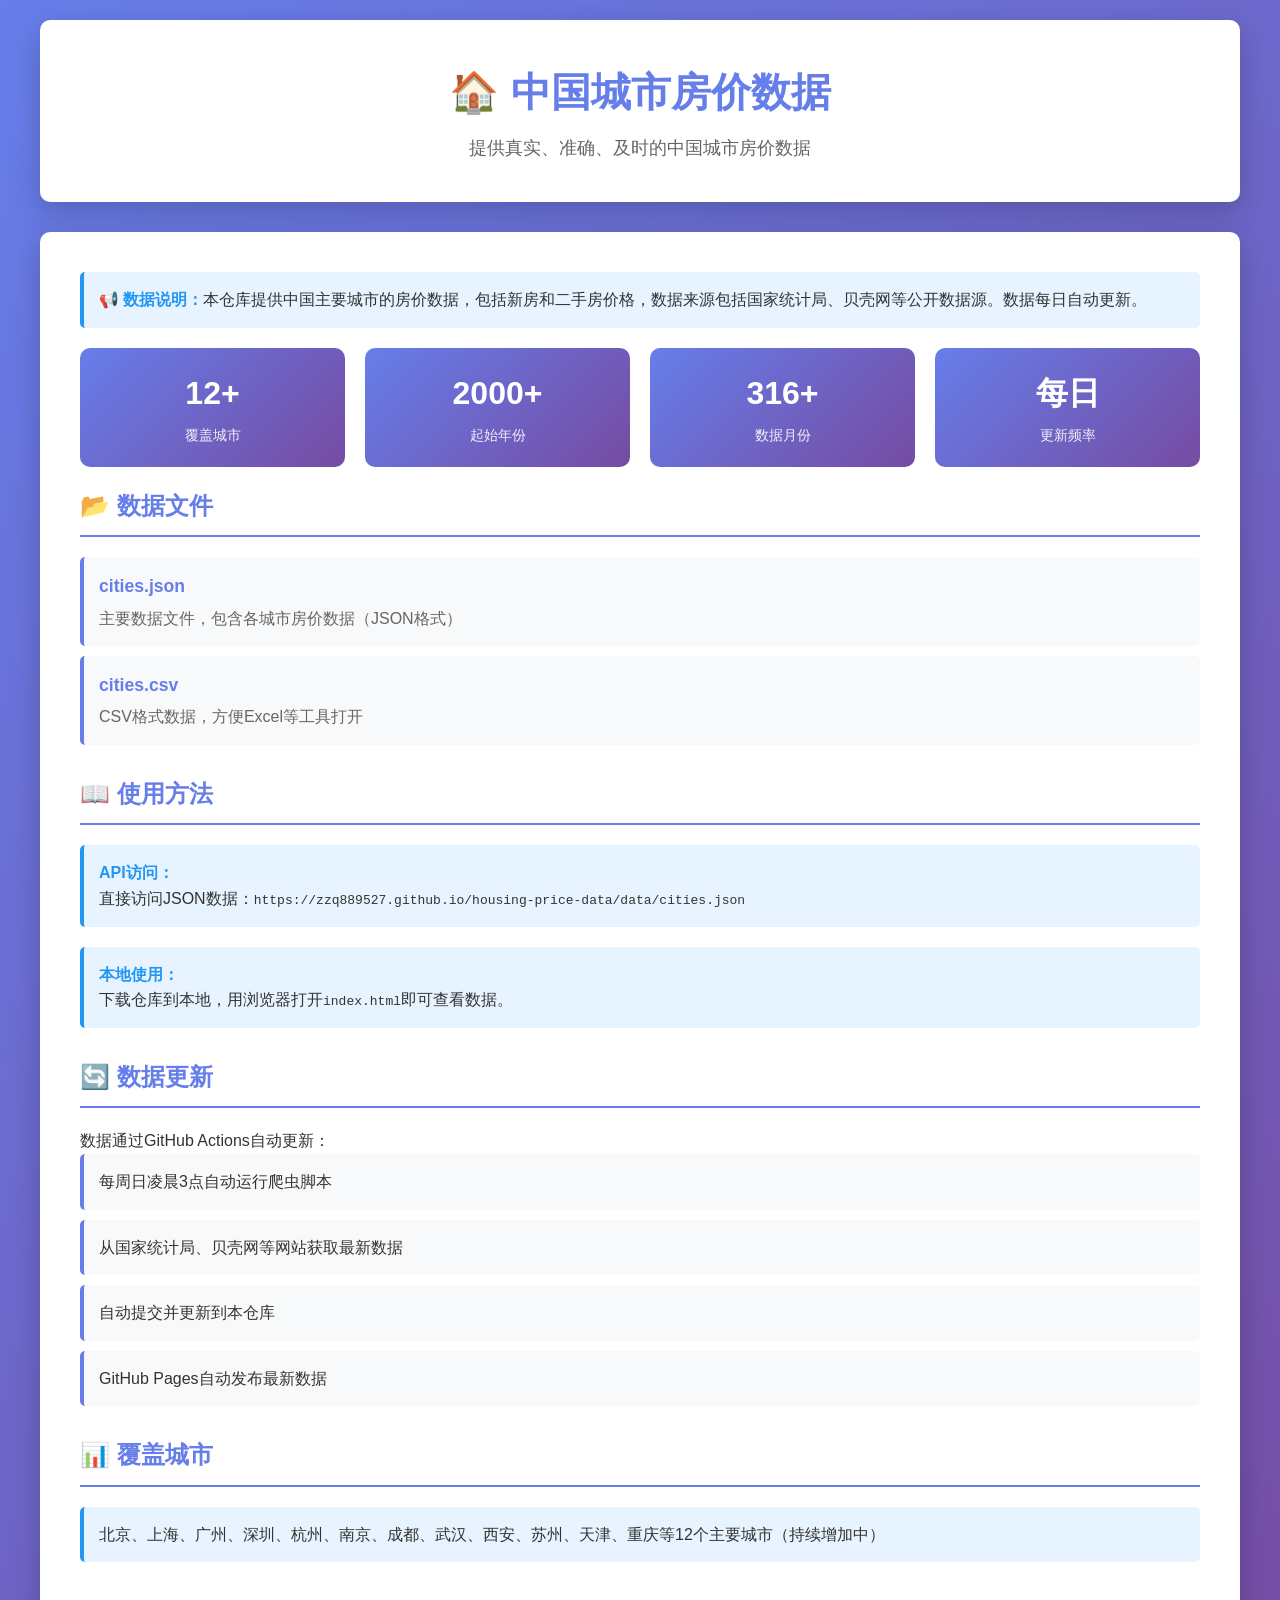
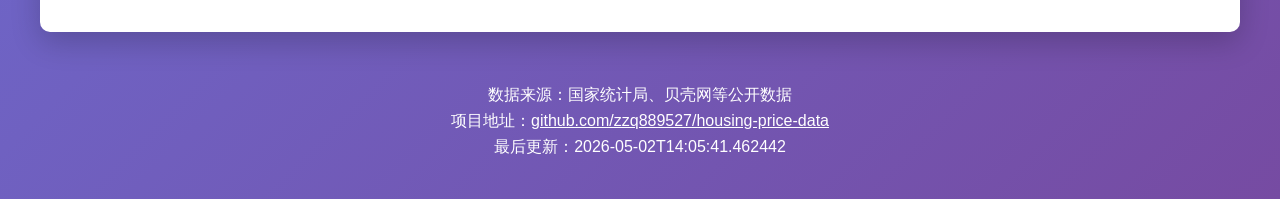
<file: index.html>
<!DOCTYPE html>
<html lang="zh-CN">
<head>
    <meta charset="UTF-8">
    <meta name="viewport" content="width=device-width, initial-scale=1.0">
    <title>中国城市房价数据 - Housing Price Data</title>
    <style>
        * {
            margin: 0;
            padding: 0;
            box-sizing: border-box;
        }
        body {
            font-family: -apple-system, BlinkMacSystemFont, "Segoe UI", Roboto, "Helvetica Neue", Arial, sans-serif;
            line-height: 1.6;
            color: #333;
            background: linear-gradient(135deg, #667eea 0%, #764ba2 100%);
            min-height: 100vh;
            padding: 20px;
        }
        .container {
            max-width: 1200px;
            margin: 0 auto;
        }
        .header {
            background: white;
            padding: 40px;
            border-radius: 10px;
            box-shadow: 0 10px 30px rgba(0,0,0,0.2);
            margin-bottom: 30px;
            text-align: center;
        }
        .header h1 {
            color: #667eea;
            font-size: 2.5em;
            margin-bottom: 10px;
        }
        .header p {
            color: #666;
            font-size: 1.1em;
        }
        .content {
            background: white;
            padding: 40px;
            border-radius: 10px;
            box-shadow: 0 10px 30px rgba(0,0,0,0.2);
            margin-bottom: 30px;
        }
        .data-section {
            margin-bottom: 30px;
        }
        .data-section h2 {
            color: #667eea;
            border-bottom: 2px solid #667eea;
            padding-bottom: 10px;
            margin-bottom: 20px;
        }
        .file-list {
            list-style: none;
        }
        .file-list li {
            padding: 15px;
            background: #f8f9fa;
            margin-bottom: 10px;
            border-radius: 5px;
            border-left: 4px solid #667eea;
        }
        .file-list li a {
            color: #667eea;
            text-decoration: none;
            font-weight: bold;
            font-size: 1.1em;
        }
        .file-list li a:hover {
            text-decoration: underline;
        }
        .file-list li p {
            color: #666;
            margin-top: 5px;
        }
        .info-box {
            background: #e7f3ff;
            border-left: 4px solid #2196F3;
            padding: 15px;
            margin-bottom: 20px;
            border-radius: 5px;
        }
        .info-box strong {
            color: #2196F3;
        }
        .footer {
            text-align: center;
            color: white;
            padding: 20px;
        }
        .footer a {
            color: white;
            text-decoration: underline;
        }
        .stats {
            display: grid;
            grid-template-columns: repeat(auto-fit, minmax(200px, 1fr));
            gap: 20px;
            margin: 20px 0;
        }
        .stat-card {
            background: linear-gradient(135deg, #667eea 0%, #764ba2 100%);
            color: white;
            padding: 20px;
            border-radius: 10px;
            text-align: center;
        }
        .stat-card .number {
            font-size: 2em;
            font-weight: bold;
            margin-bottom: 5px;
        }
        .stat-card .label {
            font-size: 0.9em;
            opacity: 0.9;
        }
    </style>
</head>
<body>
    <div class="container">
        <div class="header">
            <h1>🏠 中国城市房价数据</h1>
            <p>提供真实、准确、及时的中国城市房价数据</p>
        </div>

        <div class="content">
            <div class="info-box">
                <strong>📢 数据说明：</strong>本仓库提供中国主要城市的房价数据，包括新房和二手房价格，数据来源包括国家统计局、贝壳网等公开数据源。数据每日自动更新。
            </div>

            <div class="stats">
                <div class="stat-card">
                    <div class="number">12+</div>
                    <div class="label">覆盖城市</div>
                </div>
                <div class="stat-card">
                    <div class="number">2000+</div>
                    <div class="label">起始年份</div>
                </div>
                <div class="stat-card">
                    <div class="number">316+</div>
                    <div class="label">数据月份</div>
                </div>
                <div class="stat-card">
                    <div class="number">每日</div>
                    <div class="label">更新频率</div>
                </div>
            </div>

            <div class="data-section">
                <h2>📂 数据文件</h2>
                <ul class="file-list">
                    <li>
                        <a href="data/cities.json">cities.json</a>
                        <p>主要数据文件，包含各城市房价数据（JSON格式）</p>
                    </li>
                    <li>
                        <a href="data/cities.csv">cities.csv</a>
                        <p>CSV格式数据，方便Excel等工具打开</p>
                    </li>
                </ul>
            </div>

            <div class="data-section">
                <h2>📖 使用方法</h2>
                <div class="info-box">
                    <strong>API访问：</strong><br>
                    直接访问JSON数据：<code>https://zzq889527.github.io/housing-price-data/data/cities.json</code>
                </div>
                <div class="info-box">
                    <strong>本地使用：</strong><br>
                    下载仓库到本地，用浏览器打开<code>index.html</code>即可查看数据。
                </div>
            </div>

            <div class="data-section">
                <h2>🔄 数据更新</h2>
                <p>数据通过GitHub Actions自动更新：</p>
                <ul class="file-list">
                    <li>每周日凌晨3点自动运行爬虫脚本</li>
                    <li>从国家统计局、贝壳网等网站获取最新数据</li>
                    <li>自动提交并更新到本仓库</li>
                    <li>GitHub Pages自动发布最新数据</li>
                </ul>
            </div>

            <div class="data-section">
                <h2>📊 覆盖城市</h2>
                <div class="info-box">
                    北京、上海、广州、深圳、杭州、南京、成都、武汉、西安、苏州、天津、重庆等12个主要城市（持续增加中）
                </div>
            </div>
        </div>

        <div class="footer">
            <p>数据来源：国家统计局、贝壳网等公开数据</p>
            <p>项目地址：<a href="https://github.com/zzq889527/housing-price-data">github.com/zzq889527/housing-price-data</a></p>
            <p>最后更新：<span id="lastUpdate">加载中...</span></p>
        </div>
    </div>

    <script>
        // 获取最后更新时间
        fetch('data/cities.json')
            .then(response => response.json())
            .then(data => {
                if (data.meta && data.meta.last_updated) {
                    document.getElementById('lastUpdate').textContent = data.meta.last_updated;
                } else {
                    document.getElementById('lastUpdate').textContent = '未知';
                }
            })
            .catch(error => {
                document.getElementById('lastUpdate').textContent = '获取失败';
            });
    </script>
</body>
</html>
</file>
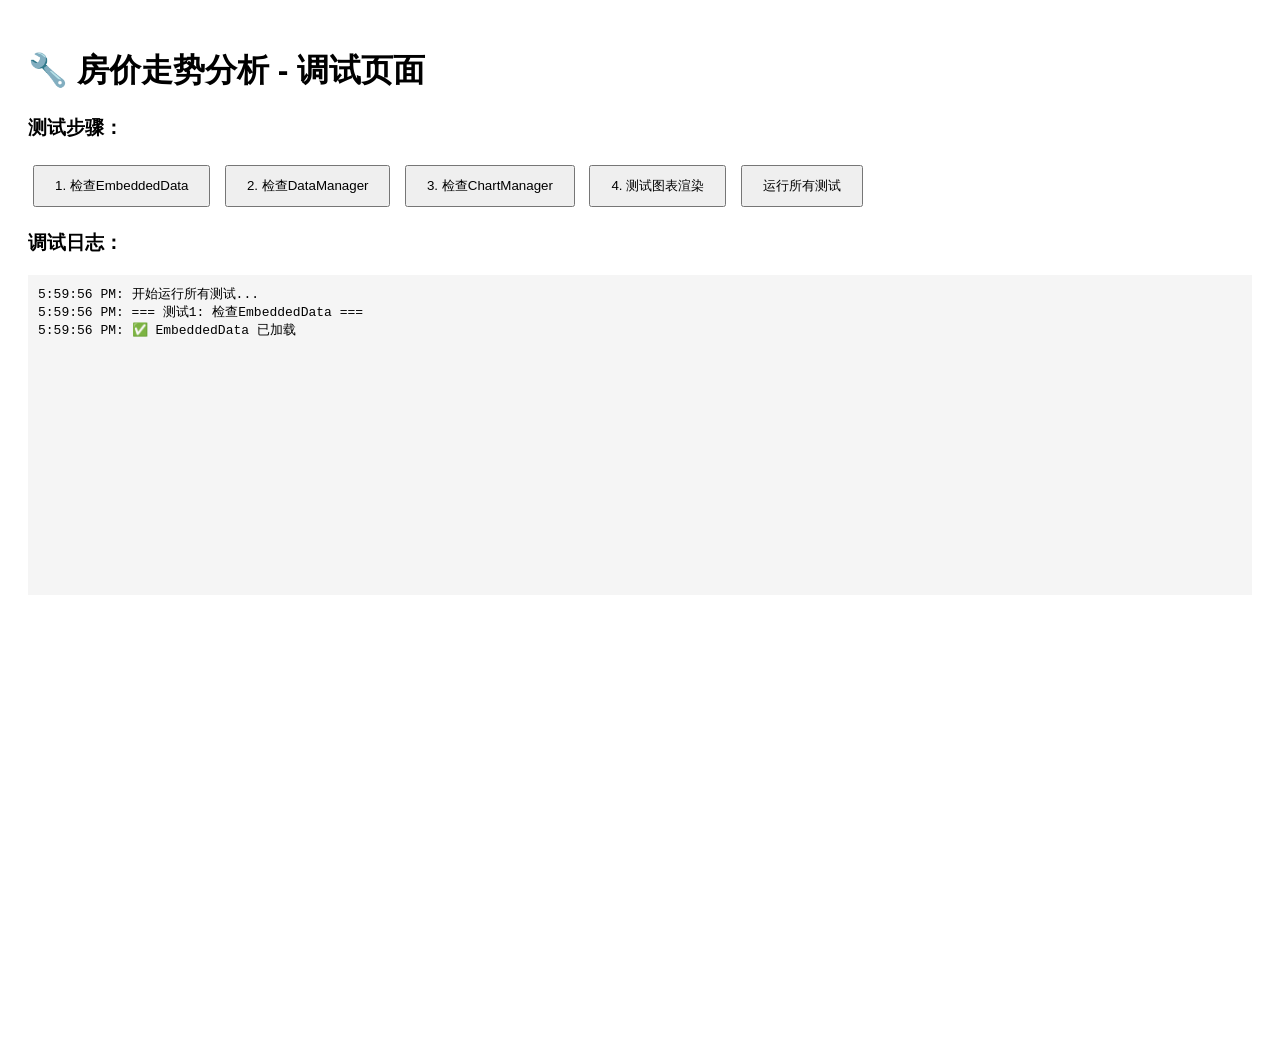
<file: debug.html>
<!DOCTYPE html>
<html lang="zh-CN">
<head>
    <meta charset="UTF-8">
    <meta name="viewport" content="width=device-width, initial-scale=1.0">
    <title>房价走势分析 - 调试版</title>
    <style>
        body { font-family: Arial, sans-serif; padding: 20px; }
        .status { padding: 10px; margin: 10px 0; border-radius: 5px; }
        .success { background: #d4edda; color: #155724; }
        .error { background: #f8d7da; color: #721c24; }
        .info { background: #d1ecf1; color: #0c5460; }
        button { padding: 10px 20px; margin: 5px; cursor: pointer; }
        #log { background: #f5f5f5; padding: 10px; height: 300px; overflow-y: scroll; font-family: monospace; }
    </style>
</head>
<body>
    <h1>🔧 房价走势分析 - 调试页面</h1>
    
    <div id="status"></div>
    
    <h3>测试步骤：</h3>
    <button onclick="testStep1()">1. 检查EmbeddedData</button>
    <button onclick="testStep2()">2. 检查DataManager</button>
    <button onclick="testStep3()">3. 检查ChartManager</button>
    <button onclick="testStep4()">4. 测试图表渲染</button>
    <button onclick="runAllTests()">运行所有测试</button>
    
    <h3>调试日志：</h3>
    <div id="log"></div>
    
    <div id="chartContainer" style="width: 100%; height: 400px; margin-top: 20px;"></div>
    
    <!-- 加载本地 ECharts 库 -->
    <script src="js/echarts.min.js"></script>
    <script src="js/embeddedData.js"></script>
    <script>
        let logEl = document.getElementById('log');
        let statusEl = document.getElementById('status');
        
        function log(msg) {
            console.log(msg);
            logEl.innerHTML += `<div>${new Date().toLocaleTimeString()}: ${msg}</div>`;
            logEl.scrollTop = logEl.scrollHeight;
        }
        
        function setStatus(msg, type) {
            statusEl.className = `status ${type}`;
            statusEl.innerHTML = msg;
        }
        
        function testStep1() {
            log('=== 测试1: 检查EmbeddedData ===');
            
            if (typeof window.EmbeddedData === 'undefined') {
                setStatus('❌ EmbeddedData 未定义！embeddedData.js 加载失败', 'error');
                log('❌ window.EmbeddedData 未定义');
                return false;
            }
            
            log('✅ EmbeddedData 已加载');
            log(`   城市元数据数量: ${EmbeddedData.citiesMeta.length}`);
            log(`   城市数据数量: ${Object.keys(EmbeddedData.citiesData).length}`);
            
            const firstCity = Object.keys(EmbeddedData.citiesData)[0];
            const cityData = EmbeddedData.citiesData[firstCity];
            log(`   第一个城市: ${cityData.cityName}`);
            log(`   数据点数量: ${cityData.data.length}`);
            log(`   第一个数据点: ${JSON.stringify(cityData.data[0])}`);
            
            if (EmbeddedData.macroData) {
                log(`✅ 宏观数据已加载`);
                log(`   月度数据数量: ${EmbeddedData.macroData.monthlyData.length}`);
            } else {
                log(`⚠️ 宏观数据未找到`);
            }
            
            setStatus('✅ EmbeddedData 检查通过', 'success');
            return true;
        }
        
        function testStep2() {
            log('=== 测试2: 检查DataManager ===');
            
            if (!testStep1()) return false;
            
            // 模拟DataManager的检测逻辑
            const ua = navigator.userAgent.toLowerCase();
            const isWechat = ua.indexOf('micromessenger') !== -1;
            const isFileProtocol = window.location.protocol === 'file:';
            const hasEmbeddedData = typeof window.EmbeddedData !== 'undefined';
            
            log(`UserAgent: ${ua}`);
            log(`是否在微信浏览器: ${isWechat}`);
            log(`是否file://协议: ${isFileProtocol}`);
            log(`是否有嵌入数据: ${hasEmbeddedData}`);
            
            if ((isWechat || isFileProtocol) && hasEmbeddedData) {
                log('✅ 将使用嵌入数据模式');
            } else {
                log('⚠️ 将使用fetch模式（需要服务器）');
            }
            
            setStatus('✅ DataManager 配置检查完成', 'success');
            return true;
        }
        
        function testStep3() {
            log('=== 测试3: 检查ChartManager (ECharts) ===');
            
            if (typeof echarts === 'undefined') {
                setStatus('❌ ECharts 未加载！请检查网络连接', 'error');
                log('❌ echarts 未定义，可能无法加载CDN');
                return false;
            }
            
            log(`✅ ECharts 已加载，版本: ${echarts.version}`);
            
            // 测试创建图表
            const container = document.getElementById('chartContainer');
            try {
                const chart = echarts.init(container);
                log('✅ ECharts 实例创建成功');
                chart.dispose();
            } catch (e) {
                log(`❌ ECharts 实例创建失败: ${e.message}`);
                return false;
            }
            
            setStatus('✅ ChartManager (ECharts) 检查通过', 'success');
            return true;
        }
        
        function testStep4() {
            log('=== 测试4: 测试图表渲染 ===');
            
            if (!testStep1() || !testStep3()) return false;
            
            const container = document.getElementById('chartContainer');
            const chart = echarts.init(container);
            
            // 使用嵌入数据创建一个简单的测试图表
            const cityData = EmbeddedData.citiesData['beijing'];
            const dates = cityData.data.map(d => d.date);
            const prices = cityData.data.map(d => d.newHousePrice);
            
            const option = {
                title: { text: '测试图表 - 北京新房价格' },
                xAxis: { type: 'category', data: dates },
                yAxis: { type: 'value' },
                series: [{
                    type: 'line',
                    data: prices,
                    name: '新房价格'
                }],
                tooltip: { trigger: 'axis' }
            };
            
            try {
                chart.setOption(option);
                log('✅ 测试图表渲染成功');
                setStatus('✅ 所有测试通过！图表可以正常渲染', 'success');
            } catch (e) {
                log(`❌ 图表渲染失败: ${e.message}`);
                setStatus('❌ 图表渲染失败', 'error');
            }
        }
        
        function runAllTests() {
            logEl.innerHTML = '';
            log('开始运行所有测试...');
            testStep1();
            setTimeout(() => { testStep2(); }, 500);
            setTimeout(() => { testStep3(); }, 1000);
            setTimeout(() => { testStep4(); }, 1500);
        }
        
        // 页面加载时自动运行测试
        window.addEventListener('DOMContentLoaded', () => {
            log('页面加载完成，准备运行测试...');
            setTimeout(runAllTests, 500);
        });
    </script>
</body>
</html>
</file>
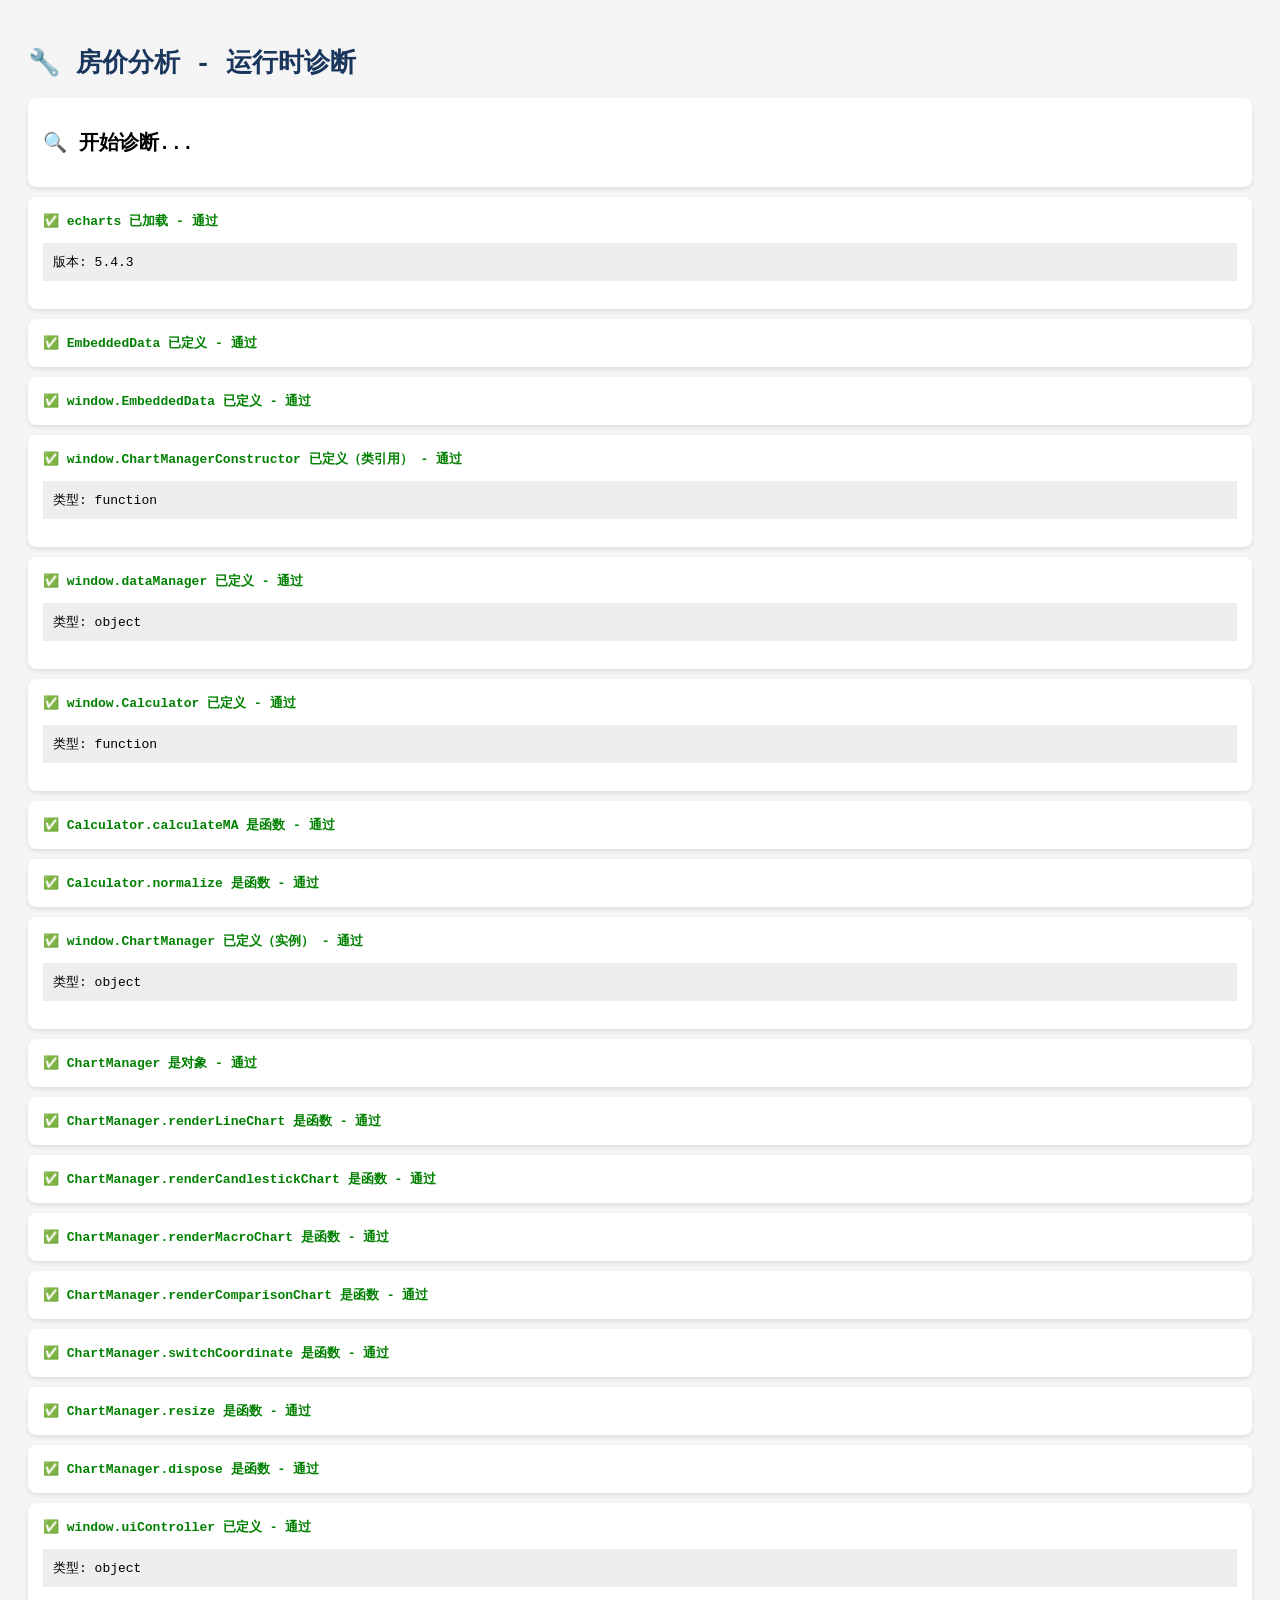
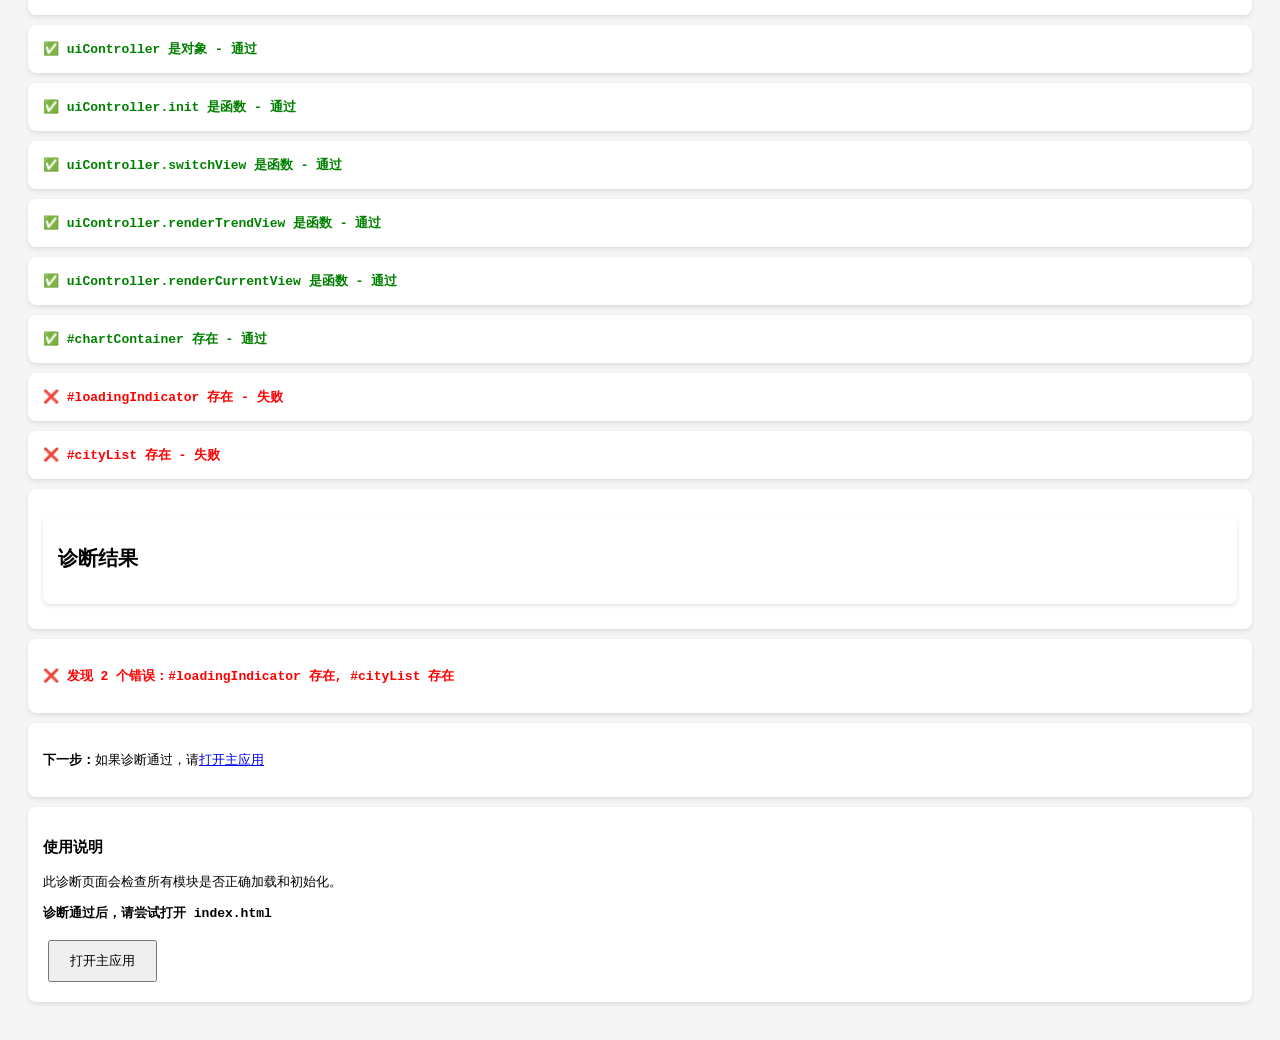
<file: diagnose.html>
<!DOCTYPE html>
<html lang="zh-CN">
<head>
    <meta charset="UTF-8">
    <title>🔧 房价分析 - 诊断页面</title>
    <style>
        body { font-family: monospace; padding: 20px; background: #f5f5f5; }
        h1 { color: #1a365d; }
        .section { background: white; margin: 10px 0; padding: 15px; border-radius: 8px; box-shadow: 0 2px 4px rgba(0,0,0,0.1); }
        .pass { color: green; font-weight: bold; }
        .fail { color: red; font-weight: bold; }
        .warn { color: orange; font-weight: bold; }
        pre { background: #eee; padding: 10px; overflow-x: auto; }
        button { padding: 10px 20px; margin: 5px; cursor: pointer; }
    </style>
</head>
<body>
    <h1>🔧 房价分析 - 运行时诊断</h1>
    <div id="output"></div>

    <!-- 添加图表容器（模拟 index.html 的环境） -->
    <div id="chartContainer" style="width: 100%; height: 500px; display: none;"></div>
    
    <div class="section">
        <h3>使用说明</h3>
        <p>此诊断页面会检查所有模块是否正确加载和初始化。</p>
        <p><strong>诊断通过后，请尝试打开 index.html</strong></p>
        <button onclick="location.href='index.html'">打开主应用</button>
    </div>

    <!-- 按实际加载顺序引入脚本 -->
    <script src="js/echarts.min.js"></script>
    <script src="js/embeddedData.js"></script>
    <script src="js/dataManager.js"></script>
    <script src="js/calculator.js"></script>
    <script src="js/chartManager.js"></script>
    <script src="js/uiController.js"></script>
    <script src="js/app.js"></script>

    <script>
        function log(html) {
            document.getElementById('output').innerHTML += '<div class="section">' + html + '</div>';
        }

        // 等待 DOM 和所有脚本加载完成
        window.addEventListener('DOMContentLoaded', function() {
            log('<h2>🔍 开始诊断...</h2>');
            // 延迟一点，确保 app.js 的 DOMContentLoaded 回调执行完成
            setTimeout(runDiagnosis, 1000);
        });

        function runDiagnosis() {
            let errors = [];
            let warnings = [];

            function check(name, condition, detail) {
                if (condition) {
                    log('<span class="pass">✅ ' + name + ' - 通过</span>' +
                        (detail ? '<br><pre>' + detail + '</pre>' : ''));
                } else {
                    log('<span class="fail">❌ ' + name + ' - 失败</span>');
                    errors.push(name);
                }
            }

            function warn(name, condition, detail) {
                if (!condition) {
                    log('<span class="warn">⚠️ ' + name + ' - 警告</span>' +
                        (detail ? '<br><pre>' + detail + '</pre>' : ''));
                    warnings.push(name);
                }
            }

            // 1. 检查 echarts
            check('echarts 已加载', typeof echarts !== 'undefined', '版本: ' + (echarts.version || '未知'));

            // 2. 检查 EmbeddedData
            check('EmbeddedData 已定义', typeof EmbeddedData !== 'undefined');
            check('window.EmbeddedData 已定义', typeof window.EmbeddedData !== 'undefined');

            // 3. 检查 ChartManagerConstructor（类引用）
            check('window.ChartManagerConstructor 已定义（类引用）', 
                typeof window.ChartManagerConstructor !== 'undefined',
                '类型: ' + typeof window.ChartManagerConstructor);

            // 4. 检查 dataManager
            check('window.dataManager 已定义', typeof window.dataManager !== 'undefined',
                '类型: ' + typeof window.dataManager);

            // 5. 检查 Calculator
            check('window.Calculator 已定义', typeof window.Calculator !== 'undefined',
                '类型: ' + typeof window.Calculator);
            check('Calculator.calculateMA 是函数', typeof window.Calculator.calculateMA === 'function');
            check('Calculator.normalize 是函数', typeof window.Calculator.normalize === 'function');

            // 6. 检查 ChartManager（实例 - 由 app.js 创建）
            check('window.ChartManager 已定义（实例）', typeof window.ChartManager !== 'undefined',
                '类型: ' + typeof window.ChartManager);

            if (typeof window.ChartManager !== 'undefined') {
                const cm = window.ChartManager;
                check('ChartManager 是对象', typeof cm === 'object' && cm !== null);
                check('ChartManager.renderLineChart 是函数', typeof cm.renderLineChart === 'function');
                check('ChartManager.renderCandlestickChart 是函数', typeof cm.renderCandlestickChart === 'function');
                check('ChartManager.renderMacroChart 是函数', typeof cm.renderMacroChart === 'function');
                check('ChartManager.renderComparisonChart 是函数', typeof cm.renderComparisonChart === 'function');
                check('ChartManager.switchCoordinate 是函数', typeof cm.switchCoordinate === 'function');
                check('ChartManager.resize 是函数', typeof cm.resize === 'function');
                check('ChartManager.dispose 是函数', typeof cm.dispose === 'function');
            }

            // 7. 检查 uiController
            check('window.uiController 已定义', typeof window.uiController !== 'undefined',
                '类型: ' + typeof window.uiController);

            if (typeof window.uiController !== 'undefined') {
                const uc = window.uiController;
                check('uiController 是对象', typeof uc === 'object' && uc !== null);
                check('uiController.init 是函数', typeof uc.init === 'function');
                check('uiController.switchView 是函数', typeof uc.switchView === 'function');
                check('uiController.renderTrendView 是函数', typeof uc.renderTrendView === 'function');
                check('uiController.renderCurrentView 是函数', typeof uc.renderCurrentView === 'function');
            }

            // 8. DOM 元素检查
            check('#chartContainer 存在', !!document.getElementById('chartContainer'));
            check('#loadingIndicator 存在', !!document.getElementById('loadingIndicator'));
            check('#cityList 存在', !!document.getElementById('cityList'));

            // 最终总结
            log('<div class="section"><h2>诊断结果</h2>');
            
            if (errors.length === 0 && warnings.length === 0) {
                log('<p class="pass">✅ 所有检查通过！应用应该可以正常运行。</p>');
            } else {
                if (errors.length > 0) {
                    log('<p class="fail">❌ 发现 ' + errors.length + ' 个错误：' + errors.join(', ') + '</p>');
                }
                if (warnings.length > 0) {
                    log('<p class="warn">⚠️ 发现 ' + warnings.length + ' 个警告：' + warnings.join(', ') + '</p>');
                }
            }
            
            log('<p><strong>下一步：</strong>如果诊断通过，请<a href="index.html">打开主应用</a></p></div>');
        }
    </script>
</body>
</html>
</file>
